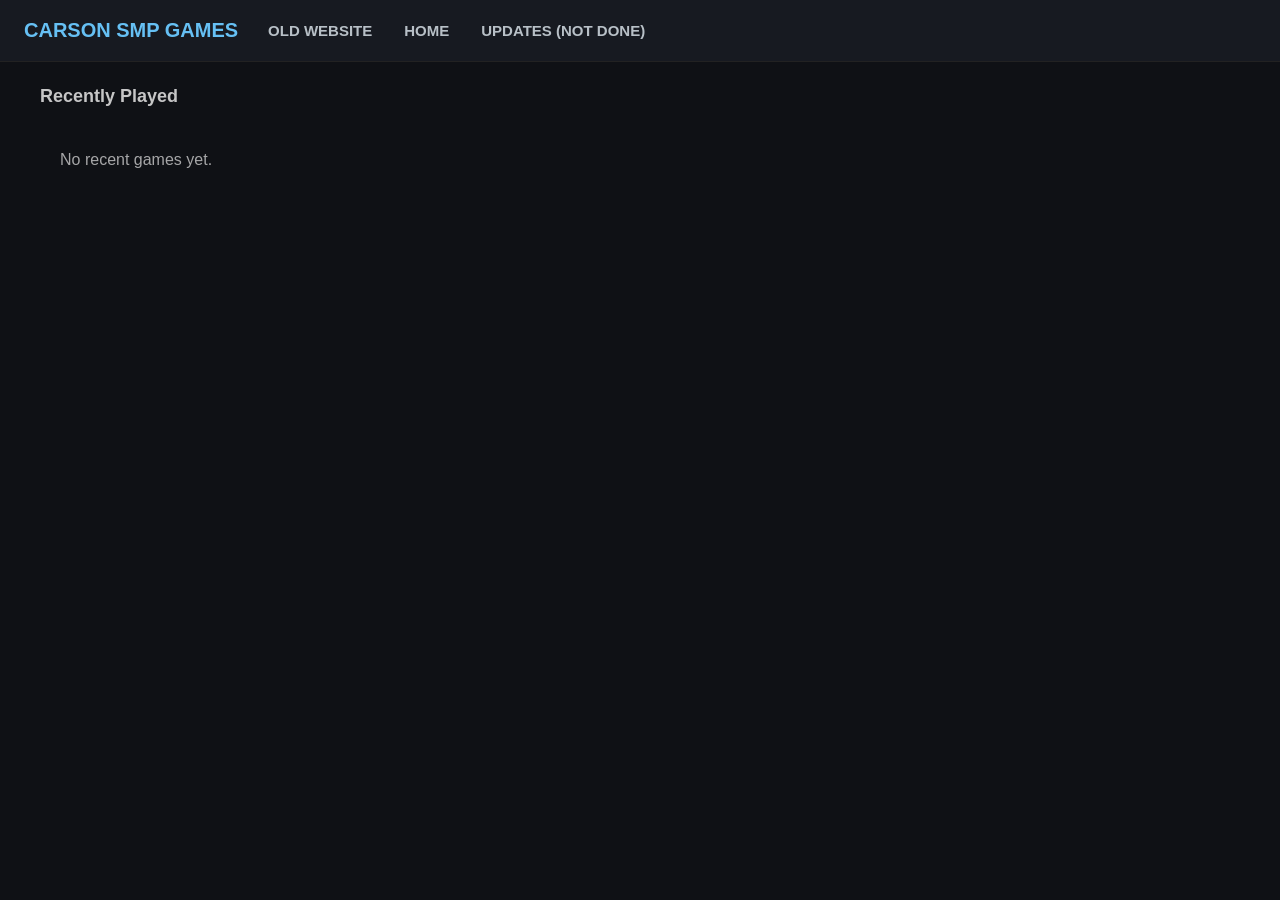
<file: recents/index.html>
<!DOCTYPE html>
<html lang="en">
<head>
<meta charset="UTF-8">
<meta name="viewport" content="width=device-width, initial-scale=1.0">
<title>Recents · CARSON SMP GAMES</title>
<link rel="stylesheet" href="style.css">
</head>

<body>

<!-- TOP BAR (NO SEARCH) -->
<div class="topbar">

  <div class="left">
    <div class="logo">CARSON SMP GAMES</div>

    <div class="nav">
      <a href="https://pleasedropkickme.github.io/gamesold/">OLD WEBSITE</a>
      <a href="../index.html">HOME</a>
      <a href="../updates/index.html">UPDATES (NOT DONE)</a>
    </div>

  </div>

</div>

<!-- TITLE -->
<div class="section-title">Recently Played</div>

<!-- RECENTS GRID -->
<div class="grid" id="recentsGrid"></div>

<script>
/*
EXPECTED FORMAT IN LOCALSTORAGE:
recentGames = [
  { name: "Poly Track", link: "play.html?g=polytrack", img: "../assets/polytrack.png" }
]
*/

const grid = document.getElementById("recentsGrid");

let recents = JSON.parse(localStorage.getItem("recentGames")) || [];

// keep only last 12
recents = recents.slice(-12).reverse();

if (recents.length === 0) {
  grid.innerHTML = "<div style='padding:20px; opacity:0.7;'>No recent games yet.</div>";
} else {
  recents.forEach(game => {
    const a = document.createElement("a");
    a.className = "game";
    a.href = game.link;

    a.innerHTML = `
      <img src="${game.img}">
      <div>${game.name}</div>
    `;

    grid.appendChild(a);
  });
}
</script>

</body>
</html>
</file>
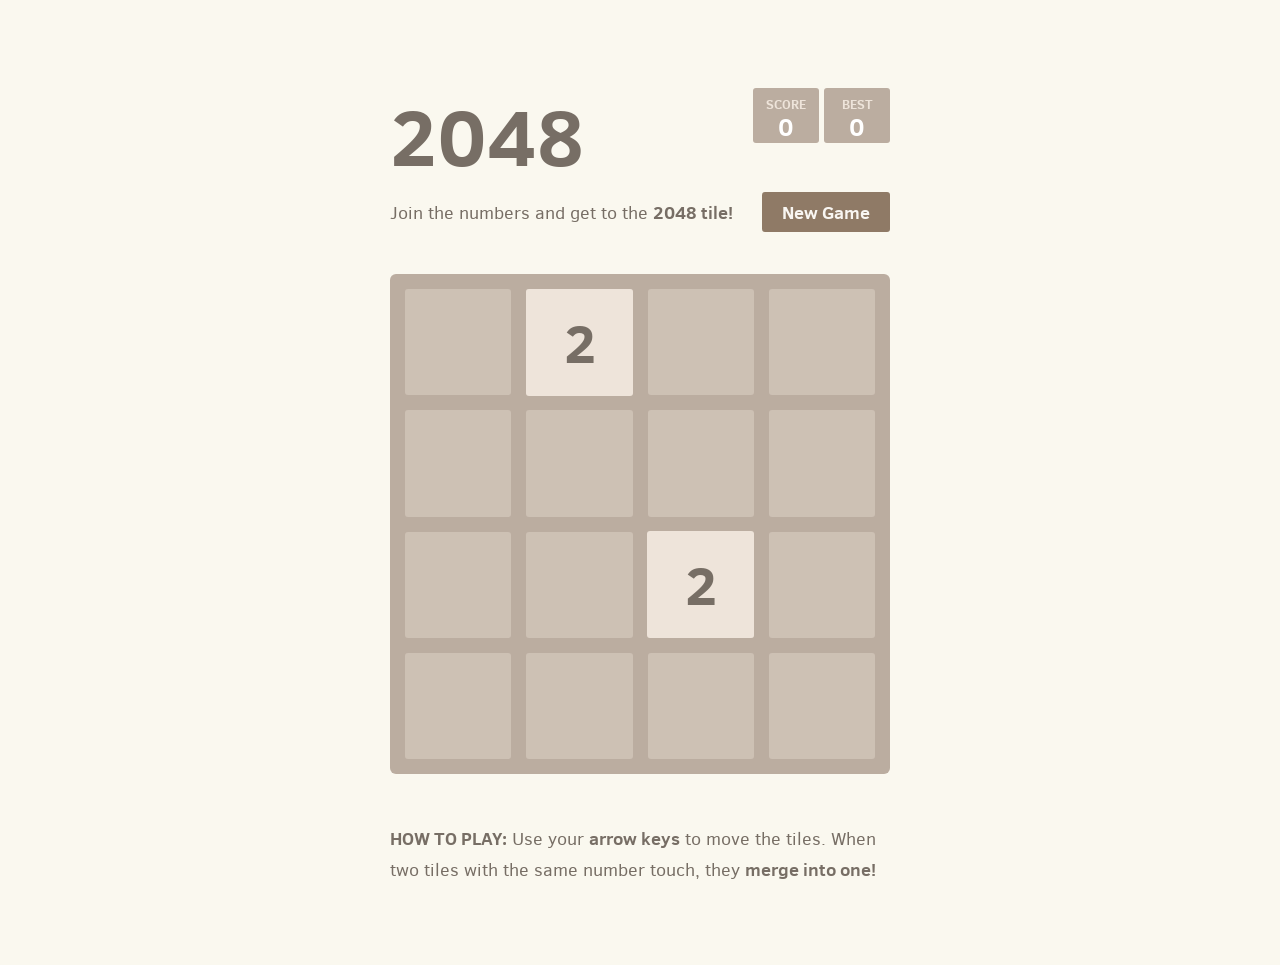
<file: games/2048/index.html>
<!DOCTYPE html>
<html>

<head>
  <meta charset="utf-8">
  <title>2048</title>

  <link href="style/main.css" rel="stylesheet" type="text/css">
  <link rel="shortcut icon" href="favicon.ico">
  <link rel="apple-touch-icon" href="meta/apple-touch-icon.png">
  <link rel="apple-touch-startup-image" href="meta/apple-touch-startup-image-640x1096.png" media="(device-width: 320px) and (device-height: 568px) and (-webkit-device-pixel-ratio: 2)"> <!-- iPhone 5+ -->
  <link rel="apple-touch-startup-image" href="meta/apple-touch-startup-image-640x920.png"  media="(device-width: 320px) and (device-height: 480px) and (-webkit-device-pixel-ratio: 2)"> <!-- iPhone, retina -->
  <meta name="apple-mobile-web-app-capable" content="yes">
  <meta name="apple-mobile-web-app-status-bar-style" content="black">

  <meta name="HandheldFriendly" content="True">
  <meta name="MobileOptimized" content="320">
  <meta name="viewport" content="width=device-width, target-densitydpi=160dpi, initial-scale=1.0, maximum-scale=1, user-scalable=no, minimal-ui">
</head>
<body>
  <div class="container">
    <div class="heading">
      <h1 class="title">2048</h1>
      <div class="scores-container">
        <div class="score-container">0</div>
        <div class="best-container">0</div>
      </div>
    </div>

    <div class="above-game">
      <p class="game-intro">Join the numbers and get to the <strong>2048 tile!</strong></p>
      <a class="restart-button">New Game</a>
    </div>

    <div class="game-container">
      <div class="game-message">
        <p></p>
        <div class="lower">
	        <a class="keep-playing-button">Keep going</a>
          <a class="retry-button">Try again</a>
        </div>
      </div>

      <div class="grid-container">
        <div class="grid-row">
          <div class="grid-cell"></div>
          <div class="grid-cell"></div>
          <div class="grid-cell"></div>
          <div class="grid-cell"></div>
        </div>
        <div class="grid-row">
          <div class="grid-cell"></div>
          <div class="grid-cell"></div>
          <div class="grid-cell"></div>
          <div class="grid-cell"></div>
        </div>
        <div class="grid-row">
          <div class="grid-cell"></div>
          <div class="grid-cell"></div>
          <div class="grid-cell"></div>
          <div class="grid-cell"></div>
        </div>
        <div class="grid-row">
          <div class="grid-cell"></div>
          <div class="grid-cell"></div>
          <div class="grid-cell"></div>
          <div class="grid-cell"></div>
        </div>
      </div>

      <div class="tile-container">

      </div>
    </div>

    <p class="game-explanation">
      <strong class="important">How to play:</strong> Use your <strong>arrow keys</strong> to move the tiles. When two tiles with the same number touch, they <strong>merge into one!</strong>
    </p>
  </div>

  <script src="js/bind_polyfill.js"></script>
  <script src="js/classlist_polyfill.js"></script>
  <script src="js/animframe_polyfill.js"></script>
  <script src="js/keyboard_input_manager.js"></script>
  <script src="js/html_actuator.js"></script>
  <script src="js/grid.js"></script>
  <script src="js/tile.js"></script>
  <script src="js/local_storage_manager.js"></script>
  <script src="js/game_manager.js"></script>
  <script src="js/application.js"></script>
</body>

</html>
</file>
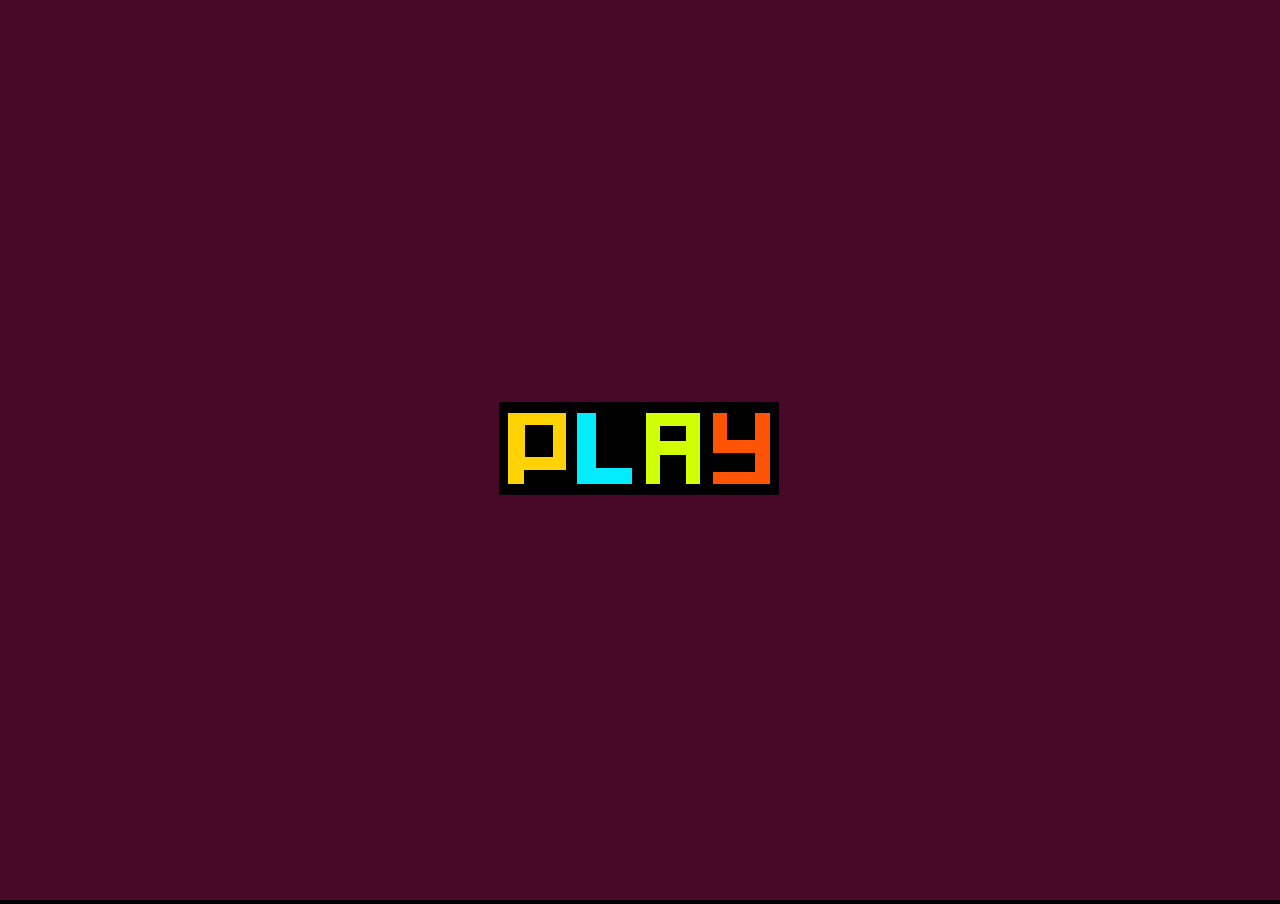
<file: games/basketrandom/index.html>
<!DOCTYPE html>
<html>
<head>
<meta charset="UTF-8">
<title>Basket Random - topvAZ</title>
<meta name="robots" content="noindex,nofollow" />
<meta name="viewport" content="width=device-width, initial-scale=1.0, maximum-scale=1.0, minimum-scale=1.0, user-scalable=no">

<meta name="generator" content="Construct 3">

	<link rel="manifest" href="appmanifest.json">


<link rel="stylesheet" href="style.css">

<script>
window.addEventListener("keydown", function(e) {
    // space and arrow keys
    if([32, 37, 38, 39, 40].indexOf(e.keyCode) > -1) {
        e.preventDefault();
    }
}, false);
</script>

</head>
<body>
<div id="fb-root"></div>
	<script src="box2d.wasm.js"></script>
	<noscript>
		<div id="notSupportedWrap">
			<h2 id="notSupportedTitle">This content requires JavaScript</h2>
			<p class="notSupportedMessage">JavaScript appears to be disabled. Please enable it to view this content.</p>
			<p class="notSupportedMessage">This game was developed with Construct. <a href="https://www.construct.net/en">Build your own games</a></p>
		</div>
	</noscript>
	<script src="scripts/supportcheck.js"></script>
	<script src="scripts/offlineclient.js"></script>
	<script src="scripts/main.js"></script>
	<script src="scripts/register-sw.js"></script>
</body>
</html>
</file>
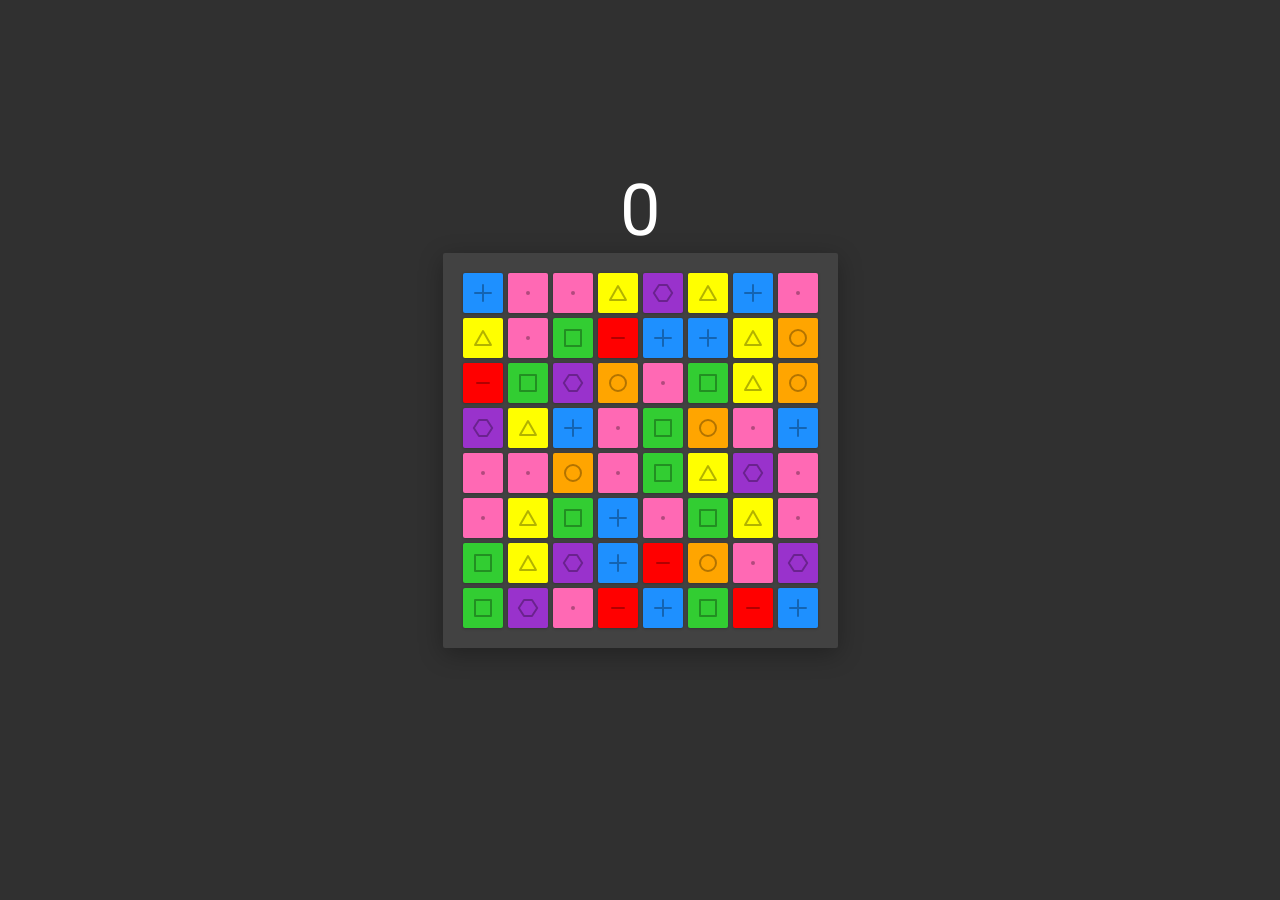
<file: games/connect3/index.html>
<!DOCTYPE html>
<html>
  <head>
    <title>Connect 3</title>
    <meta charset="UTF-8">
    <meta name="viewport" content="width=device-width, initial-scale=1"/>
    <link href="https://fonts.googleapis.com/css?family=Roboto:300" rel="stylesheet">
    <style>
	html, body {
  height: 100%;
  width: 100%;
}
body {
  display: flex;
  justify-content: center;
  align-items: center;
  margin: 0;
  font-size: 0;
  background-color: #303030;
  color: white;
  font-family: 'Roboto', sans-serif;
}
.grid {
  background-color: #424242;
  padding: 20px;
  box-shadow: 0 6px 24px rgba(0,0,0,0.3);
  border-radius: 2px;
  width: 355px;
  height: 355px;
  position: relative;
}
.grid::after {
  content: attr(data-score);
  font-size: 72px;
  text-align: center;
  display: block;
  width: 100%;
  position: absolute;
  bottom: 100%;
  left: 0;
}
.grid > span {
  position: absolute;
  padding: 20px;
  border-radius: 2px;
  background-position: center;
  background-repeat: no-repeat;
  background-size: 20px;
  box-shadow: 0 0.5px 3px rgba(0,0,0,0.3);
  transition: left .2s, top .2s;
}
.grid > span.square {
  background-image: url("data:image/svg+xml,%3Csvg xmlns='http://www.w3.org/2000/svg' viewBox='0 0 10 10' stroke-linejoin='round' fill='none' stroke='rgba(0,0,0,0.3)' stroke-width='1'%3E%3Cpath d='M1 1H9V9H1z'/%3E%3C/svg%3E")
}
.grid > span.circle {
  background-image: url("data:image/svg+xml,%3Csvg xmlns='http://www.w3.org/2000/svg' viewBox='0 0 10 10' fill='none' stroke='rgba(0,0,0,0.3)' stroke-width='1'%3E%3Ccircle cx='5' cy='5' r='4'/%3E%3C/svg%3E")
}
.grid > span.triangle {
  background-image: url("data:image/svg+xml,%3Csvg xmlns='http://www.w3.org/2000/svg' viewBox='0 0 10 10' stroke-linejoin='round' fill='none' stroke='rgba(0,0,0,0.3)' stroke-width='1'%3E%3Cpath d='M5 1.5L9 8.5H1z'/%3E%3C/svg%3E")
}
.grid > span.plus {
  background-image: url("data:image/svg+xml,%3Csvg xmlns='http://www.w3.org/2000/svg' viewBox='0 0 10 10' stroke-linecap='round' fill='none' stroke='rgba(0,0,0,0.3)' stroke-width='1'%3E%3Cpath d='M5 1V9M1 5H9'/%3E%3C/svg%3E")
}
.grid > span.minus {
  background-image: url("data:image/svg+xml,%3Csvg xmlns='http://www.w3.org/2000/svg' viewBox='0 0 10 10' stroke-linecap='round' fill='none' stroke='rgba(0,0,0,0.3)' stroke-width='1'%3E%3Cpath d='M2 5H8'/%3E%3C/svg%3E")
}
.grid > span.hexagon {
  background-image: url("data:image/svg+xml,%3Csvg xmlns='http://www.w3.org/2000/svg' viewBox='0 0 12 10' stroke-linejoin='round' fill='none' stroke='rgba(0,0,0,0.3)' stroke-width='1'%3E%3Cpath d='M4 1H8L10.6 5L8 9H4L1.4 5z'/%3E%3C/svg%3E");
  background-size: 24px 20px;
}
.grid > span.dot {
  background-image: url("data:image/svg+xml,%3Csvg xmlns='http://www.w3.org/2000/svg' viewBox='0 0 10 10' fill='rgba(0,0,0,0.3)'%3E%3Ccircle cx='5' cy='5' r='1'/%3E%3C/svg%3E");
}
.grid > span::after {
  content: '';
  pointer-events: none;
  width: 100%;
  height: 100%;
  position: absolute;
  top: 0;
  left: 0;
  background-size: 100%;
  background-position: center;
  background-repeat: no-repeat;
  background-image: url("data:image/svg+xml,%3Csvg xmlns='http://www.w3.org/2000/svg' viewBox='0 0 10 10' stroke-linejoin='round' stroke-linecap='round' fill='none' stroke='white' stroke-width='1'%3E%3Cpath d='M1 2V1H2M9 8V9H8 M9 2V1H8M2 9H1V8'/%3E%3C/svg%3E");
  transform: scale(1.2);
  opacity: 0;
  transition: all .2s;
}
.grid > span.active::after {
  transform: scale(1);
  opacity: 1;
}
.grid > span.entering {
  padding: 0 20px;
  animation: entering .2s .2s forwards;
}
@keyframes entering {
  from {padding: 0 20px;}
  to {padding: 20px;}
}
.grid > span.exiting {
  pointer-events: none;
  animation: exiting .2s forwards;
}
@keyframes exiting {
  from {padding: 20px; margin-top: 0;}
  to {padding: 0 20px; margin-top: 40px;}
}
	</style>
  </head>
  <body>
    <script type="text/javascript" src="./connect3.js"></script>
  </body>
</html>
</file>
<file: recents/style.css>
body {
  margin: 0;
  font-family: Arial, sans-serif;
  background: #0f1115;
  color: #e6e6e6;
  font-weight: 500;
}

/* TOP BAR */
.topbar {
  display: flex;
  justify-content: space-between;
  align-items: center;
  padding: 16px 24px;
  background: #171a21;
  border-bottom: 1px solid #222;
}

.left {
  display: flex;
  align-items: center;
  gap: 20px;
}

.logo {
  font-size: 20px;
  font-weight: 800;
  color: #66c0f4;
}

.nav {
  display: flex;
  gap: 12px;
}

.nav a {
  text-decoration: none;
  color: #b8c0c7;
  font-size: 15px;
  font-weight: 600;
  padding: 6px 10px;
  border-radius: 4px;
  transition: 0.2s;
}

.nav a:hover {
  color: #66c0f4;
  background: rgba(102,192,244,0.08);
}

/* TITLE */
.section-title {
  max-width: 1200px;
  margin: 24px auto 12px;
  font-size: 18px;
  font-weight: 700;
  opacity: 0.85;
  padding: 0 14px;
}

/* GRID */
.grid {
  display: grid;
  grid-template-columns: repeat(4, 1fr);
  gap: 14px;
  max-width: 1200px;
  margin: auto;
  padding: 12px;
}

.game {
  text-decoration: none;
  color: white;
  background: #1b2838;
  border-radius: 12px;
  overflow: hidden;
  transition: transform 0.2s;
}

.game:hover {
  transform: scale(1.03);
}

.game img {
  width: 100%;
  aspect-ratio: 1/1;
  object-fit: cover;
}

.game div {
  padding: 10px;
  font-size: 14px;
  font-weight: 600;
}

/* MOBILE */
@media (max-width: 900px) {
  .grid {
    grid-template-columns: repeat(2, 1fr);
  }
}
</file>
<file: games/2048/style/main.css>
@import url(fonts/clear-sans.css);
html, body {
  margin: 0;
  padding: 0;
  background: #faf8ef;
  color: #776e65;
  font-family: "Clear Sans", "Helvetica Neue", Arial, sans-serif;
  font-size: 18px; }

body {
  margin: 80px 0; }

.heading:after {
  content: "";
  display: block;
  clear: both; }

h1.title {
  font-size: 80px;
  font-weight: bold;
  margin: 0;
  display: block;
  float: left; }

@-webkit-keyframes move-up {
  0% {
    top: 25px;
    opacity: 1; }

  100% {
    top: -50px;
    opacity: 0; } }
@-moz-keyframes move-up {
  0% {
    top: 25px;
    opacity: 1; }

  100% {
    top: -50px;
    opacity: 0; } }
@keyframes move-up {
  0% {
    top: 25px;
    opacity: 1; }

  100% {
    top: -50px;
    opacity: 0; } }
.scores-container {
  float: right;
  text-align: right; }

.score-container, .best-container {
  position: relative;
  display: inline-block;
  background: #bbada0;
  padding: 15px 25px;
  font-size: 25px;
  height: 25px;
  line-height: 47px;
  font-weight: bold;
  border-radius: 3px;
  color: white;
  margin-top: 8px;
  text-align: center; }
  .score-container:after, .best-container:after {
    position: absolute;
    width: 100%;
    top: 10px;
    left: 0;
    text-transform: uppercase;
    font-size: 13px;
    line-height: 13px;
    text-align: center;
    color: #eee4da; }
  .score-container .score-addition, .best-container .score-addition {
    position: absolute;
    right: 30px;
    color: red;
    font-size: 25px;
    line-height: 25px;
    font-weight: bold;
    color: rgba(119, 110, 101, 0.9);
    z-index: 100;
    -webkit-animation: move-up 600ms ease-in;
    -moz-animation: move-up 600ms ease-in;
    animation: move-up 600ms ease-in;
    -webkit-animation-fill-mode: both;
    -moz-animation-fill-mode: both;
    animation-fill-mode: both; }

.score-container:after {
  content: "Score"; }

.best-container:after {
  content: "Best"; }

p {
  margin-top: 0;
  margin-bottom: 10px;
  line-height: 1.65; }

a {
  color: #776e65;
  font-weight: bold;
  text-decoration: underline;
  cursor: pointer; }

strong.important {
  text-transform: uppercase; }

hr {
  border: none;
  border-bottom: 1px solid #d8d4d0;
  margin-top: 20px;
  margin-bottom: 30px; }

.container {
  width: 500px;
  margin: 0 auto; }

@-webkit-keyframes fade-in {
  0% {
    opacity: 0; }

  100% {
    opacity: 1; } }
@-moz-keyframes fade-in {
  0% {
    opacity: 0; }

  100% {
    opacity: 1; } }
@keyframes fade-in {
  0% {
    opacity: 0; }

  100% {
    opacity: 1; } }
.game-container {
  margin-top: 40px;
  position: relative;
  padding: 15px;
  cursor: default;
  -webkit-touch-callout: none;
  -ms-touch-callout: none;
  -webkit-user-select: none;
  -moz-user-select: none;
  -ms-user-select: none;
  -ms-touch-action: none;
  touch-action: none;
  background: #bbada0;
  border-radius: 6px;
  width: 500px;
  height: 500px;
  -webkit-box-sizing: border-box;
  -moz-box-sizing: border-box;
  box-sizing: border-box; }
  .game-container .game-message {
    display: none;
    position: absolute;
    top: 0;
    right: 0;
    bottom: 0;
    left: 0;
    background: rgba(238, 228, 218, 0.5);
    z-index: 100;
    text-align: center;
    -webkit-animation: fade-in 800ms ease 1200ms;
    -moz-animation: fade-in 800ms ease 1200ms;
    animation: fade-in 800ms ease 1200ms;
    -webkit-animation-fill-mode: both;
    -moz-animation-fill-mode: both;
    animation-fill-mode: both; }
    .game-container .game-message p {
      font-size: 60px;
      font-weight: bold;
      height: 60px;
      line-height: 60px;
      margin-top: 222px; }
    .game-container .game-message .lower {
      display: block;
      margin-top: 59px; }
    .game-container .game-message a {
      display: inline-block;
      background: #8f7a66;
      border-radius: 3px;
      padding: 0 20px;
      text-decoration: none;
      color: #f9f6f2;
      height: 40px;
      line-height: 42px;
      margin-left: 9px; }
      .game-container .game-message a.keep-playing-button {
        display: none; }
    .game-container .game-message.game-won {
      background: rgba(237, 194, 46, 0.5);
      color: #f9f6f2; }
      .game-container .game-message.game-won a.keep-playing-button {
        display: inline-block; }
    .game-container .game-message.game-won, .game-container .game-message.game-over {
      display: block; }

.grid-container {
  position: absolute;
  z-index: 1; }

.grid-row {
  margin-bottom: 15px; }
  .grid-row:last-child {
    margin-bottom: 0; }
  .grid-row:after {
    content: "";
    display: block;
    clear: both; }

.grid-cell {
  width: 106.25px;
  height: 106.25px;
  margin-right: 15px;
  float: left;
  border-radius: 3px;
  background: rgba(238, 228, 218, 0.35); }
  .grid-cell:last-child {
    margin-right: 0; }

.tile-container {
  position: absolute;
  z-index: 2; }

.tile, .tile .tile-inner {
  width: 107px;
  height: 107px;
  line-height: 107px; }
.tile.tile-position-1-1 {
  -webkit-transform: translate(0px, 0px);
  -moz-transform: translate(0px, 0px);
  -ms-transform: translate(0px, 0px);
  transform: translate(0px, 0px); }
.tile.tile-position-1-2 {
  -webkit-transform: translate(0px, 121px);
  -moz-transform: translate(0px, 121px);
  -ms-transform: translate(0px, 121px);
  transform: translate(0px, 121px); }
.tile.tile-position-1-3 {
  -webkit-transform: translate(0px, 242px);
  -moz-transform: translate(0px, 242px);
  -ms-transform: translate(0px, 242px);
  transform: translate(0px, 242px); }
.tile.tile-position-1-4 {
  -webkit-transform: translate(0px, 363px);
  -moz-transform: translate(0px, 363px);
  -ms-transform: translate(0px, 363px);
  transform: translate(0px, 363px); }
.tile.tile-position-2-1 {
  -webkit-transform: translate(121px, 0px);
  -moz-transform: translate(121px, 0px);
  -ms-transform: translate(121px, 0px);
  transform: translate(121px, 0px); }
.tile.tile-position-2-2 {
  -webkit-transform: translate(121px, 121px);
  -moz-transform: translate(121px, 121px);
  -ms-transform: translate(121px, 121px);
  transform: translate(121px, 121px); }
.tile.tile-position-2-3 {
  -webkit-transform: translate(121px, 242px);
  -moz-transform: translate(121px, 242px);
  -ms-transform: translate(121px, 242px);
  transform: translate(121px, 242px); }
.tile.tile-position-2-4 {
  -webkit-transform: translate(121px, 363px);
  -moz-transform: translate(121px, 363px);
  -ms-transform: translate(121px, 363px);
  transform: translate(121px, 363px); }
.tile.tile-position-3-1 {
  -webkit-transform: translate(242px, 0px);
  -moz-transform: translate(242px, 0px);
  -ms-transform: translate(242px, 0px);
  transform: translate(242px, 0px); }
.tile.tile-position-3-2 {
  -webkit-transform: translate(242px, 121px);
  -moz-transform: translate(242px, 121px);
  -ms-transform: translate(242px, 121px);
  transform: translate(242px, 121px); }
.tile.tile-position-3-3 {
  -webkit-transform: translate(242px, 242px);
  -moz-transform: translate(242px, 242px);
  -ms-transform: translate(242px, 242px);
  transform: translate(242px, 242px); }
.tile.tile-position-3-4 {
  -webkit-transform: translate(242px, 363px);
  -moz-transform: translate(242px, 363px);
  -ms-transform: translate(242px, 363px);
  transform: translate(242px, 363px); }
.tile.tile-position-4-1 {
  -webkit-transform: translate(363px, 0px);
  -moz-transform: translate(363px, 0px);
  -ms-transform: translate(363px, 0px);
  transform: translate(363px, 0px); }
.tile.tile-position-4-2 {
  -webkit-transform: translate(363px, 121px);
  -moz-transform: translate(363px, 121px);
  -ms-transform: translate(363px, 121px);
  transform: translate(363px, 121px); }
.tile.tile-position-4-3 {
  -webkit-transform: translate(363px, 242px);
  -moz-transform: translate(363px, 242px);
  -ms-transform: translate(363px, 242px);
  transform: translate(363px, 242px); }
.tile.tile-position-4-4 {
  -webkit-transform: translate(363px, 363px);
  -moz-transform: translate(363px, 363px);
  -ms-transform: translate(363px, 363px);
  transform: translate(363px, 363px); }

.tile {
  position: absolute;
  -webkit-transition: 100ms ease-in-out;
  -moz-transition: 100ms ease-in-out;
  transition: 100ms ease-in-out;
  -webkit-transition-property: -webkit-transform;
  -moz-transition-property: -moz-transform;
  transition-property: transform; }
  .tile .tile-inner {
    border-radius: 3px;
    background: #eee4da;
    text-align: center;
    font-weight: bold;
    z-index: 10;
    font-size: 55px; }
  .tile.tile-2 .tile-inner {
    background: #eee4da;
    box-shadow: 0 0 30px 10px rgba(243, 215, 116, 0), inset 0 0 0 1px rgba(255, 255, 255, 0); }
  .tile.tile-4 .tile-inner {
    background: #ede0c8;
    box-shadow: 0 0 30px 10px rgba(243, 215, 116, 0), inset 0 0 0 1px rgba(255, 255, 255, 0); }
  .tile.tile-8 .tile-inner {
    color: #f9f6f2;
    background: #f2b179; }
  .tile.tile-16 .tile-inner {
    color: #f9f6f2;
    background: #f59563; }
  .tile.tile-32 .tile-inner {
    color: #f9f6f2;
    background: #f67c5f; }
  .tile.tile-64 .tile-inner {
    color: #f9f6f2;
    background: #f65e3b; }
  .tile.tile-128 .tile-inner {
    color: #f9f6f2;
    background: #edcf72;
    box-shadow: 0 0 30px 10px rgba(243, 215, 116, 0.2381), inset 0 0 0 1px rgba(255, 255, 255, 0.14286);
    font-size: 45px; }
    @media screen and (max-width: 520px) {
      .tile.tile-128 .tile-inner {
        font-size: 25px; } }
  .tile.tile-256 .tile-inner {
    color: #f9f6f2;
    background: #edcc61;
    box-shadow: 0 0 30px 10px rgba(243, 215, 116, 0.31746), inset 0 0 0 1px rgba(255, 255, 255, 0.19048);
    font-size: 45px; }
    @media screen and (max-width: 520px) {
      .tile.tile-256 .tile-inner {
        font-size: 25px; } }
  .tile.tile-512 .tile-inner {
    color: #f9f6f2;
    background: #edc850;
    box-shadow: 0 0 30px 10px rgba(243, 215, 116, 0.39683), inset 0 0 0 1px rgba(255, 255, 255, 0.2381);
    font-size: 45px; }
    @media screen and (max-width: 520px) {
      .tile.tile-512 .tile-inner {
        font-size: 25px; } }
  .tile.tile-1024 .tile-inner {
    color: #f9f6f2;
    background: #edc53f;
    box-shadow: 0 0 30px 10px rgba(243, 215, 116, 0.47619), inset 0 0 0 1px rgba(255, 255, 255, 0.28571);
    font-size: 35px; }
    @media screen and (max-width: 520px) {
      .tile.tile-1024 .tile-inner {
        font-size: 15px; } }
  .tile.tile-2048 .tile-inner {
    color: #f9f6f2;
    background: #edc22e;
    box-shadow: 0 0 30px 10px rgba(243, 215, 116, 0.55556), inset 0 0 0 1px rgba(255, 255, 255, 0.33333);
    font-size: 35px; }
    @media screen and (max-width: 520px) {
      .tile.tile-2048 .tile-inner {
        font-size: 15px; } }
  .tile.tile-super .tile-inner {
    color: #f9f6f2;
    background: #3c3a32;
    font-size: 30px; }
    @media screen and (max-width: 520px) {
      .tile.tile-super .tile-inner {
        font-size: 10px; } }

@-webkit-keyframes appear {
  0% {
    opacity: 0;
    -webkit-transform: scale(0);
    -moz-transform: scale(0);
    -ms-transform: scale(0);
    transform: scale(0); }

  100% {
    opacity: 1;
    -webkit-transform: scale(1);
    -moz-transform: scale(1);
    -ms-transform: scale(1);
    transform: scale(1); } }
@-moz-keyframes appear {
  0% {
    opacity: 0;
    -webkit-transform: scale(0);
    -moz-transform: scale(0);
    -ms-transform: scale(0);
    transform: scale(0); }

  100% {
    opacity: 1;
    -webkit-transform: scale(1);
    -moz-transform: scale(1);
    -ms-transform: scale(1);
    transform: scale(1); } }
@keyframes appear {
  0% {
    opacity: 0;
    -webkit-transform: scale(0);
    -moz-transform: scale(0);
    -ms-transform: scale(0);
    transform: scale(0); }

  100% {
    opacity: 1;
    -webkit-transform: scale(1);
    -moz-transform: scale(1);
    -ms-transform: scale(1);
    transform: scale(1); } }
.tile-new .tile-inner {
  -webkit-animation: appear 200ms ease 100ms;
  -moz-animation: appear 200ms ease 100ms;
  animation: appear 200ms ease 100ms;
  -webkit-animation-fill-mode: backwards;
  -moz-animation-fill-mode: backwards;
  animation-fill-mode: backwards; }

@-webkit-keyframes pop {
  0% {
    -webkit-transform: scale(0);
    -moz-transform: scale(0);
    -ms-transform: scale(0);
    transform: scale(0); }

  50% {
    -webkit-transform: scale(1.2);
    -moz-transform: scale(1.2);
    -ms-transform: scale(1.2);
    transform: scale(1.2); }

  100% {
    -webkit-transform: scale(1);
    -moz-transform: scale(1);
    -ms-transform: scale(1);
    transform: scale(1); } }
@-moz-keyframes pop {
  0% {
    -webkit-transform: scale(0);
    -moz-transform: scale(0);
    -ms-transform: scale(0);
    transform: scale(0); }

  50% {
    -webkit-transform: scale(1.2);
    -moz-transform: scale(1.2);
    -ms-transform: scale(1.2);
    transform: scale(1.2); }

  100% {
    -webkit-transform: scale(1);
    -moz-transform: scale(1);
    -ms-transform: scale(1);
    transform: scale(1); } }
@keyframes pop {
  0% {
    -webkit-transform: scale(0);
    -moz-transform: scale(0);
    -ms-transform: scale(0);
    transform: scale(0); }

  50% {
    -webkit-transform: scale(1.2);
    -moz-transform: scale(1.2);
    -ms-transform: scale(1.2);
    transform: scale(1.2); }

  100% {
    -webkit-transform: scale(1);
    -moz-transform: scale(1);
    -ms-transform: scale(1);
    transform: scale(1); } }
.tile-merged .tile-inner {
  z-index: 20;
  -webkit-animation: pop 200ms ease 100ms;
  -moz-animation: pop 200ms ease 100ms;
  animation: pop 200ms ease 100ms;
  -webkit-animation-fill-mode: backwards;
  -moz-animation-fill-mode: backwards;
  animation-fill-mode: backwards; }

.above-game:after {
  content: "";
  display: block;
  clear: both; }

.game-intro {
  float: left;
  line-height: 42px;
  margin-bottom: 0; }

.restart-button {
  display: inline-block;
  background: #8f7a66;
  border-radius: 3px;
  padding: 0 20px;
  text-decoration: none;
  color: #f9f6f2;
  height: 40px;
  line-height: 42px;
  display: block;
  text-align: center;
  float: right; }

.game-explanation {
  margin-top: 50px; }

@media screen and (max-width: 520px) {
  html, body {
    font-size: 15px; }

  body {
    margin: 20px 0;
    padding: 0 20px; }

  h1.title {
    font-size: 27px;
    margin-top: 15px; }

  .container {
    width: 280px;
    margin: 0 auto; }

  .score-container, .best-container {
    margin-top: 0;
    padding: 15px 10px;
    min-width: 40px; }

  .heading {
    margin-bottom: 10px; }

  .game-intro {
    width: 55%;
    display: block;
    box-sizing: border-box;
    line-height: 1.65; }

  .restart-button {
    width: 42%;
    padding: 0;
    display: block;
    box-sizing: border-box;
    margin-top: 2px; }

  .game-container {
    margin-top: 17px;
    position: relative;
    padding: 10px;
    cursor: default;
    -webkit-touch-callout: none;
    -ms-touch-callout: none;
    -webkit-user-select: none;
    -moz-user-select: none;
    -ms-user-select: none;
    -ms-touch-action: none;
    touch-action: none;
    background: #bbada0;
    border-radius: 6px;
    width: 280px;
    height: 280px;
    -webkit-box-sizing: border-box;
    -moz-box-sizing: border-box;
    box-sizing: border-box; }
    .game-container .game-message {
      display: none;
      position: absolute;
      top: 0;
      right: 0;
      bottom: 0;
      left: 0;
      background: rgba(238, 228, 218, 0.5);
      z-index: 100;
      text-align: center;
      -webkit-animation: fade-in 800ms ease 1200ms;
      -moz-animation: fade-in 800ms ease 1200ms;
      animation: fade-in 800ms ease 1200ms;
      -webkit-animation-fill-mode: both;
      -moz-animation-fill-mode: both;
      animation-fill-mode: both; }
      .game-container .game-message p {
        font-size: 60px;
        font-weight: bold;
        height: 60px;
        line-height: 60px;
        margin-top: 222px; }
      .game-container .game-message .lower {
        display: block;
        margin-top: 59px; }
      .game-container .game-message a {
        display: inline-block;
        background: #8f7a66;
        border-radius: 3px;
        padding: 0 20px;
        text-decoration: none;
        color: #f9f6f2;
        height: 40px;
        line-height: 42px;
        margin-left: 9px; }
        .game-container .game-message a.keep-playing-button {
          display: none; }
      .game-container .game-message.game-won {
        background: rgba(237, 194, 46, 0.5);
        color: #f9f6f2; }
        .game-container .game-message.game-won a.keep-playing-button {
          display: inline-block; }
      .game-container .game-message.game-won, .game-container .game-message.game-over {
        display: block; }

  .grid-container {
    position: absolute;
    z-index: 1; }

  .grid-row {
    margin-bottom: 10px; }
    .grid-row:last-child {
      margin-bottom: 0; }
    .grid-row:after {
      content: "";
      display: block;
      clear: both; }

  .grid-cell {
    width: 57.5px;
    height: 57.5px;
    margin-right: 10px;
    float: left;
    border-radius: 3px;
    background: rgba(238, 228, 218, 0.35); }
    .grid-cell:last-child {
      margin-right: 0; }

  .tile-container {
    position: absolute;
    z-index: 2; }

  .tile, .tile .tile-inner {
    width: 58px;
    height: 58px;
    line-height: 58px; }
  .tile.tile-position-1-1 {
    -webkit-transform: translate(0px, 0px);
    -moz-transform: translate(0px, 0px);
    -ms-transform: translate(0px, 0px);
    transform: translate(0px, 0px); }
  .tile.tile-position-1-2 {
    -webkit-transform: translate(0px, 67px);
    -moz-transform: translate(0px, 67px);
    -ms-transform: translate(0px, 67px);
    transform: translate(0px, 67px); }
  .tile.tile-position-1-3 {
    -webkit-transform: translate(0px, 135px);
    -moz-transform: translate(0px, 135px);
    -ms-transform: translate(0px, 135px);
    transform: translate(0px, 135px); }
  .tile.tile-position-1-4 {
    -webkit-transform: translate(0px, 202px);
    -moz-transform: translate(0px, 202px);
    -ms-transform: translate(0px, 202px);
    transform: translate(0px, 202px); }
  .tile.tile-position-2-1 {
    -webkit-transform: translate(67px, 0px);
    -moz-transform: translate(67px, 0px);
    -ms-transform: translate(67px, 0px);
    transform: translate(67px, 0px); }
  .tile.tile-position-2-2 {
    -webkit-transform: translate(67px, 67px);
    -moz-transform: translate(67px, 67px);
    -ms-transform: translate(67px, 67px);
    transform: translate(67px, 67px); }
  .tile.tile-position-2-3 {
    -webkit-transform: translate(67px, 135px);
    -moz-transform: translate(67px, 135px);
    -ms-transform: translate(67px, 135px);
    transform: translate(67px, 135px); }
  .tile.tile-position-2-4 {
    -webkit-transform: translate(67px, 202px);
    -moz-transform: translate(67px, 202px);
    -ms-transform: translate(67px, 202px);
    transform: translate(67px, 202px); }
  .tile.tile-position-3-1 {
    -webkit-transform: translate(135px, 0px);
    -moz-transform: translate(135px, 0px);
    -ms-transform: translate(135px, 0px);
    transform: translate(135px, 0px); }
  .tile.tile-position-3-2 {
    -webkit-transform: translate(135px, 67px);
    -moz-transform: translate(135px, 67px);
    -ms-transform: translate(135px, 67px);
    transform: translate(135px, 67px); }
  .tile.tile-position-3-3 {
    -webkit-transform: translate(135px, 135px);
    -moz-transform: translate(135px, 135px);
    -ms-transform: translate(135px, 135px);
    transform: translate(135px, 135px); }
  .tile.tile-position-3-4 {
    -webkit-transform: translate(135px, 202px);
    -moz-transform: translate(135px, 202px);
    -ms-transform: translate(135px, 202px);
    transform: translate(135px, 202px); }
  .tile.tile-position-4-1 {
    -webkit-transform: translate(202px, 0px);
    -moz-transform: translate(202px, 0px);
    -ms-transform: translate(202px, 0px);
    transform: translate(202px, 0px); }
  .tile.tile-position-4-2 {
    -webkit-transform: translate(202px, 67px);
    -moz-transform: translate(202px, 67px);
    -ms-transform: translate(202px, 67px);
    transform: translate(202px, 67px); }
  .tile.tile-position-4-3 {
    -webkit-transform: translate(202px, 135px);
    -moz-transform: translate(202px, 135px);
    -ms-transform: translate(202px, 135px);
    transform: translate(202px, 135px); }
  .tile.tile-position-4-4 {
    -webkit-transform: translate(202px, 202px);
    -moz-transform: translate(202px, 202px);
    -ms-transform: translate(202px, 202px);
    transform: translate(202px, 202px); }

  .tile .tile-inner {
    font-size: 35px; }

  .game-message p {
    font-size: 30px !important;
    height: 30px !important;
    line-height: 30px !important;
    margin-top: 90px !important; }
  .game-message .lower {
    margin-top: 30px !important; } }
</file>
<file: games/basketrandom/style.css>
html, body {
	padding: 0;
	margin: 0;
	overflow: hidden;
	
	background: #000000;
	color: white;
}

html, body, canvas {
	touch-action: none;
	touch-action-delay: none;
}

#notSupportedWrap {
	margin: 2em auto 1em auto;
	width: 75%;
	max-width: 45em;
	border: 2px solid #aaa;
	border-radius: 1em;
	padding: 2em;
	background-color: #f0f0f0;
	font-family: "Segoe UI", Frutiger, "Frutiger Linotype", "Dejavu Sans", "Helvetica Neue", Arial, sans-serif;
	color: black;
}

#notSupportedTitle {
	font-size: 1.8em;
}

.notSupportedMessage {
	font-size: 1.2em;
}

.notSupportedMessage em {
	color: #888;
}
</file>
